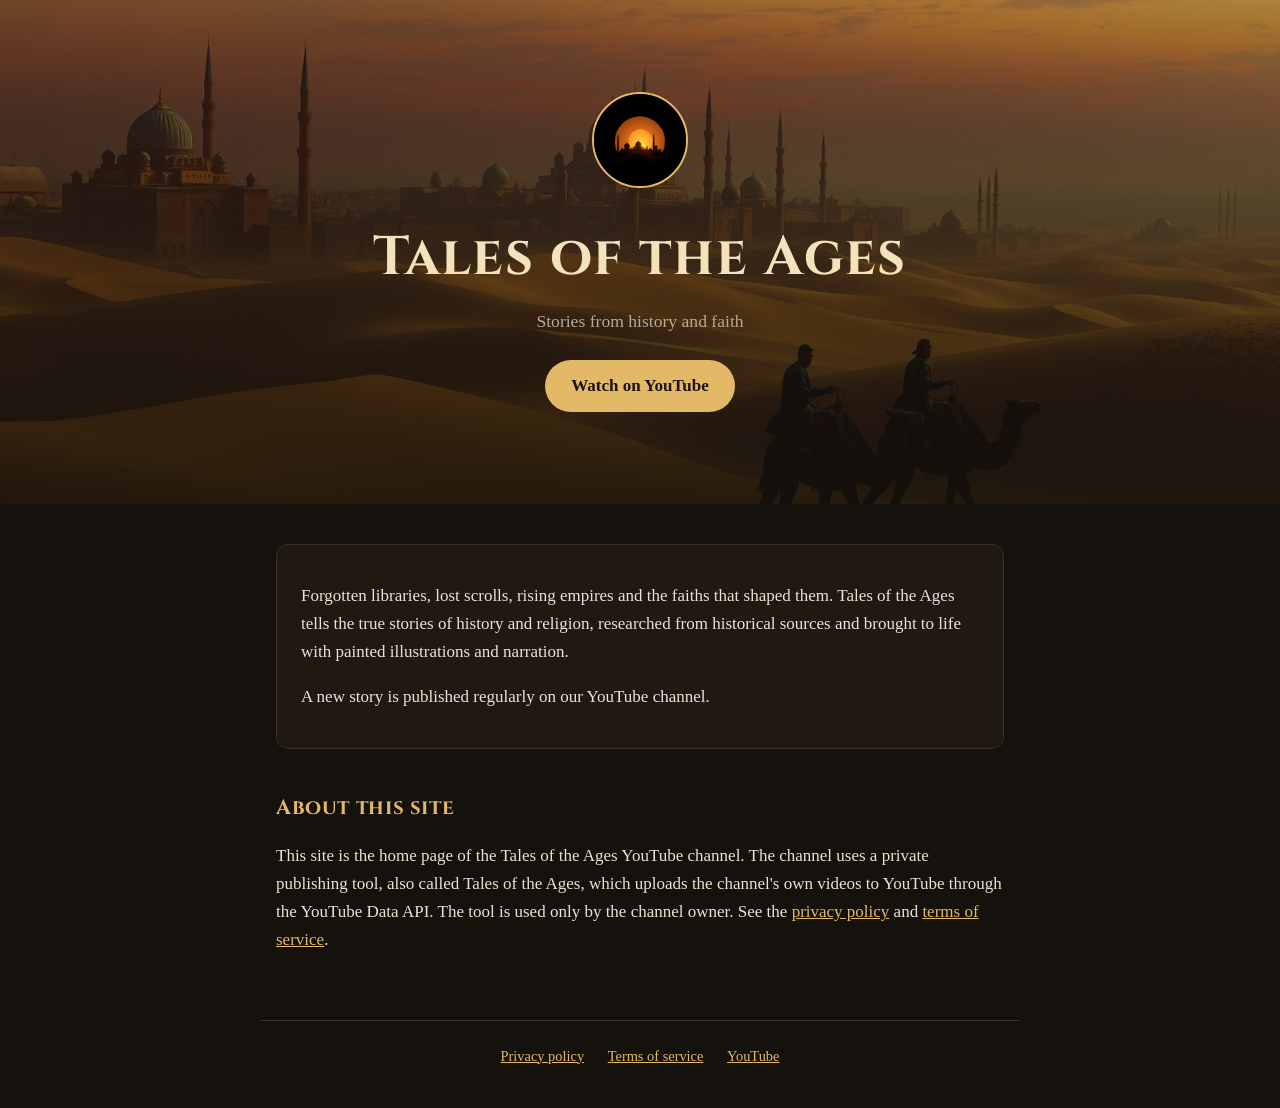
<file: index.html>
<!doctype html>
<html lang="en">
<head>
  <meta charset="utf-8">
  <meta name="viewport" content="width=device-width, initial-scale=1">
  <title>Tales of the Ages</title>
  <meta name="description" content="True stories from history and faith, researched from historical sources and told with painted illustrations.">
  <link rel="icon" href="logo.jpg">
  <link rel="preconnect" href="https://fonts.googleapis.com">
  <link href="https://fonts.googleapis.com/css2?family=Cinzel:wght@700&display=swap" rel="stylesheet">
  <link rel="stylesheet" href="style.css">
</head>
<body>
  <header class="hero">
    <div>
      <img class="logo" src="logo.jpg" alt="Tales of the Ages logo">
      <h1>Tales of the Ages</h1>
      <p class="tagline">Stories from history and faith</p>
      <a class="button" href="https://www.youtube.com/channel/UCE__EOlYz4vlovudkpTPA6g">Watch on YouTube</a>
    </div>
  </header>

  <main>
    <div class="card">
      <p>Forgotten libraries, lost scrolls, rising empires and the faiths that shaped them.
      Tales of the Ages tells the true stories of history and religion, researched from
      historical sources and brought to life with painted illustrations and narration.</p>
      <p>A new story is published regularly on our YouTube channel.</p>
    </div>

    <h2>About this site</h2>
    <p>This site is the home page of the Tales of the Ages YouTube channel. The channel uses a
    private publishing tool, also called Tales of the Ages, which uploads the channel's own
    videos to YouTube through the YouTube Data API. The tool is used only by the channel owner.
    See the <a href="privacy.html">privacy policy</a> and <a href="terms.html">terms of service</a>.</p>
  </main>

  <footer>
    <a href="privacy.html">Privacy policy</a>
    <a href="terms.html">Terms of service</a>
    <a href="https://www.youtube.com/channel/UCE__EOlYz4vlovudkpTPA6g">YouTube</a>
  </footer>
</body>
</html>
</file>
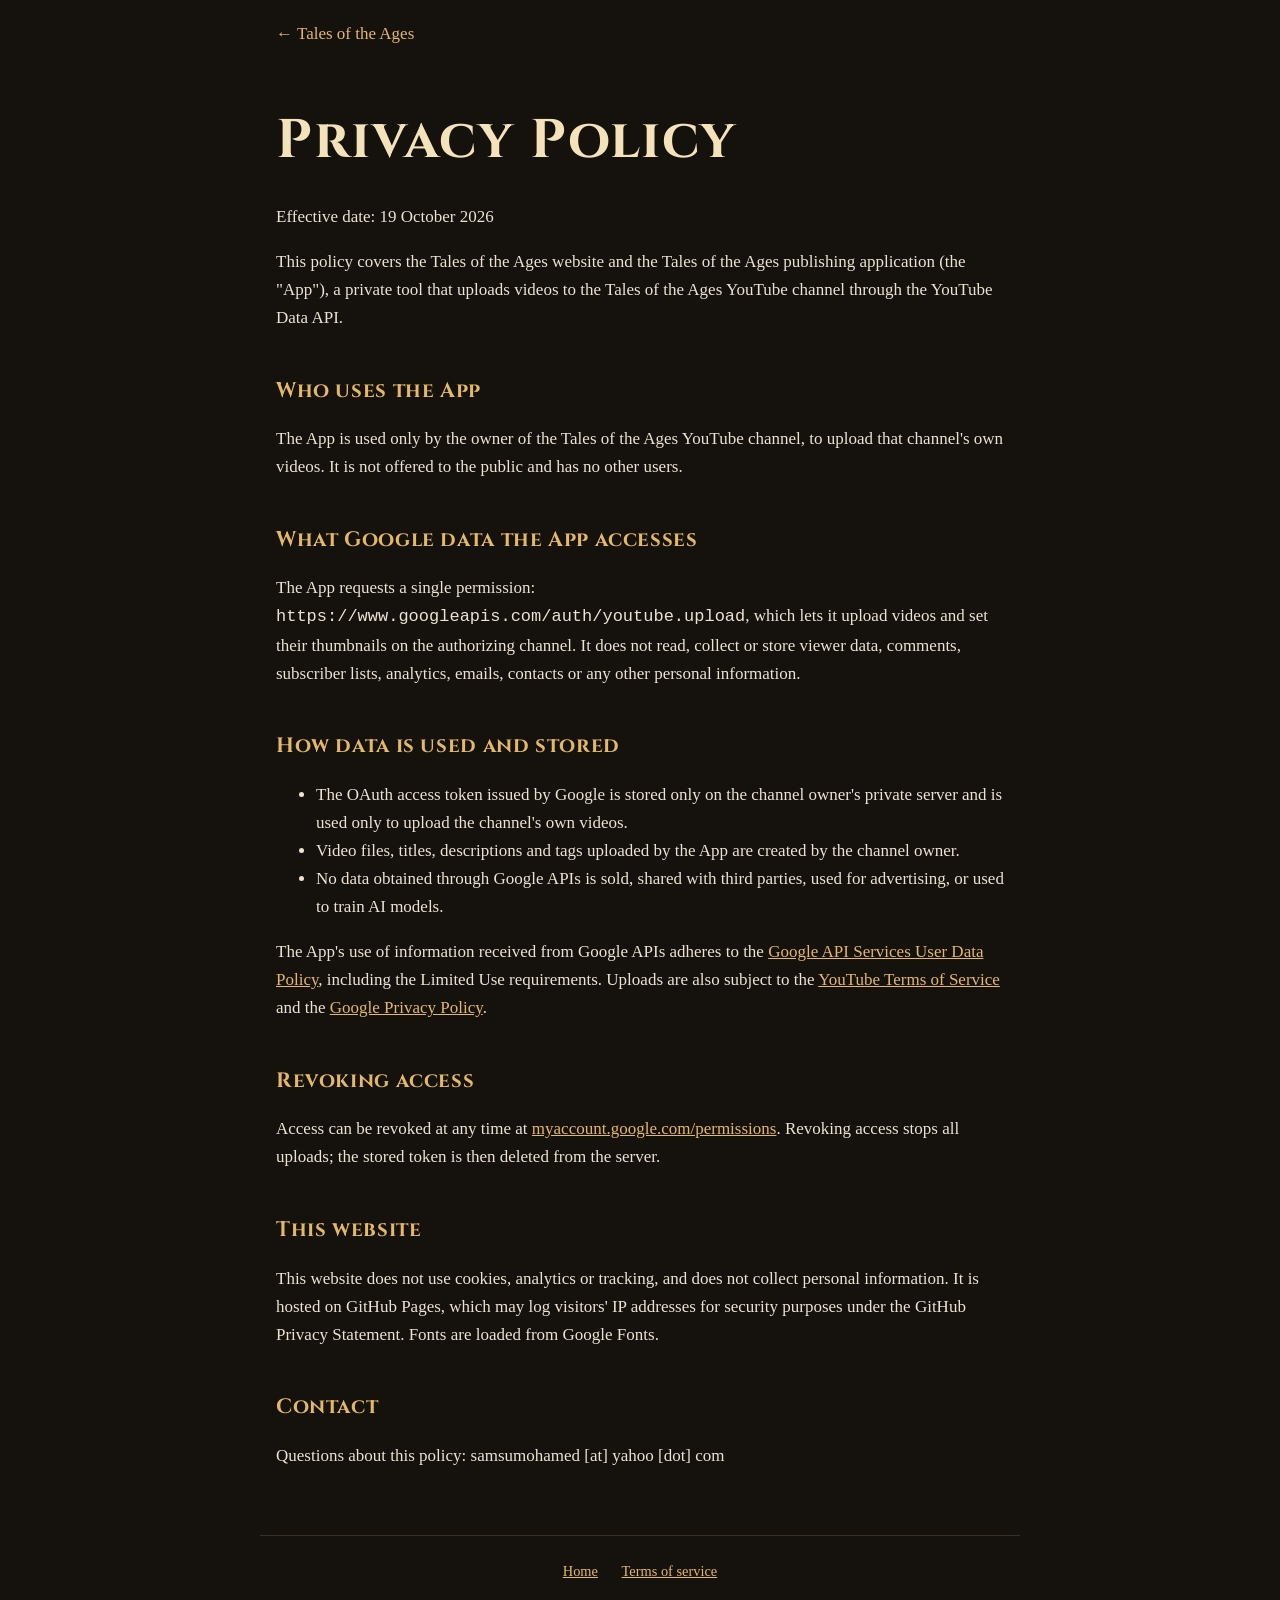
<file: privacy.html>
<!doctype html>
<html lang="en">
<head>
  <meta charset="utf-8">
  <meta name="viewport" content="width=device-width, initial-scale=1">
  <title>Privacy Policy</title>
  <link rel="icon" href="logo.jpg">
  <link rel="preconnect" href="https://fonts.googleapis.com">
  <link href="https://fonts.googleapis.com/css2?family=Cinzel:wght@700&display=swap" rel="stylesheet">
  <link rel="stylesheet" href="style.css">
</head>
<body>
  <nav class="top"><a href="index.html">&larr; Tales of the Ages</a></nav>
  <main class="doc">
    <h1>Privacy Policy</h1>
    <p>Effective date: 19 October 2026</p>

    <p>This policy covers the Tales of the Ages website and the Tales of the Ages publishing
    application (the "App"), a private tool that uploads videos to the Tales of the Ages
    YouTube channel through the YouTube Data API.</p>

    <h2>Who uses the App</h2>
    <p>The App is used only by the owner of the Tales of the Ages YouTube channel, to upload
    that channel's own videos. It is not offered to the public and has no other users.</p>

    <h2>What Google data the App accesses</h2>
    <p>The App requests a single permission: <code>https://www.googleapis.com/auth/youtube.upload</code>,
    which lets it upload videos and set their thumbnails on the authorizing channel.
    It does not read, collect or store viewer data, comments, subscriber lists, analytics,
    emails, contacts or any other personal information.</p>

    <h2>How data is used and stored</h2>
    <ul>
      <li>The OAuth access token issued by Google is stored only on the channel owner's private
      server and is used only to upload the channel's own videos.</li>
      <li>Video files, titles, descriptions and tags uploaded by the App are created by the
      channel owner.</li>
      <li>No data obtained through Google APIs is sold, shared with third parties, used for
      advertising, or used to train AI models.</li>
    </ul>
    <p>The App's use of information received from Google APIs adheres to the
    <a href="https://developers.google.com/terms/api-services-user-data-policy">Google API Services
    User Data Policy</a>, including the Limited Use requirements. Uploads are also subject to the
    <a href="https://www.youtube.com/t/terms">YouTube Terms of Service</a> and the
    <a href="https://policies.google.com/privacy">Google Privacy Policy</a>.</p>

    <h2>Revoking access</h2>
    <p>Access can be revoked at any time at
    <a href="https://myaccount.google.com/permissions">myaccount.google.com/permissions</a>.
    Revoking access stops all uploads; the stored token is then deleted from the server.</p>

    <h2>This website</h2>
    <p>This website does not use cookies, analytics or tracking, and does not collect personal
    information. It is hosted on GitHub Pages, which may log visitors' IP addresses for security
    purposes under the GitHub Privacy Statement. Fonts are loaded from Google Fonts.</p>

    <h2>Contact</h2>
    <p>Questions about this policy: samsumohamed [at] yahoo [dot] com</p>
  </main>
  <footer>
    <a href="index.html">Home</a>
    <a href="terms.html">Terms of service</a>
  </footer>
</body>
</html>
</file>
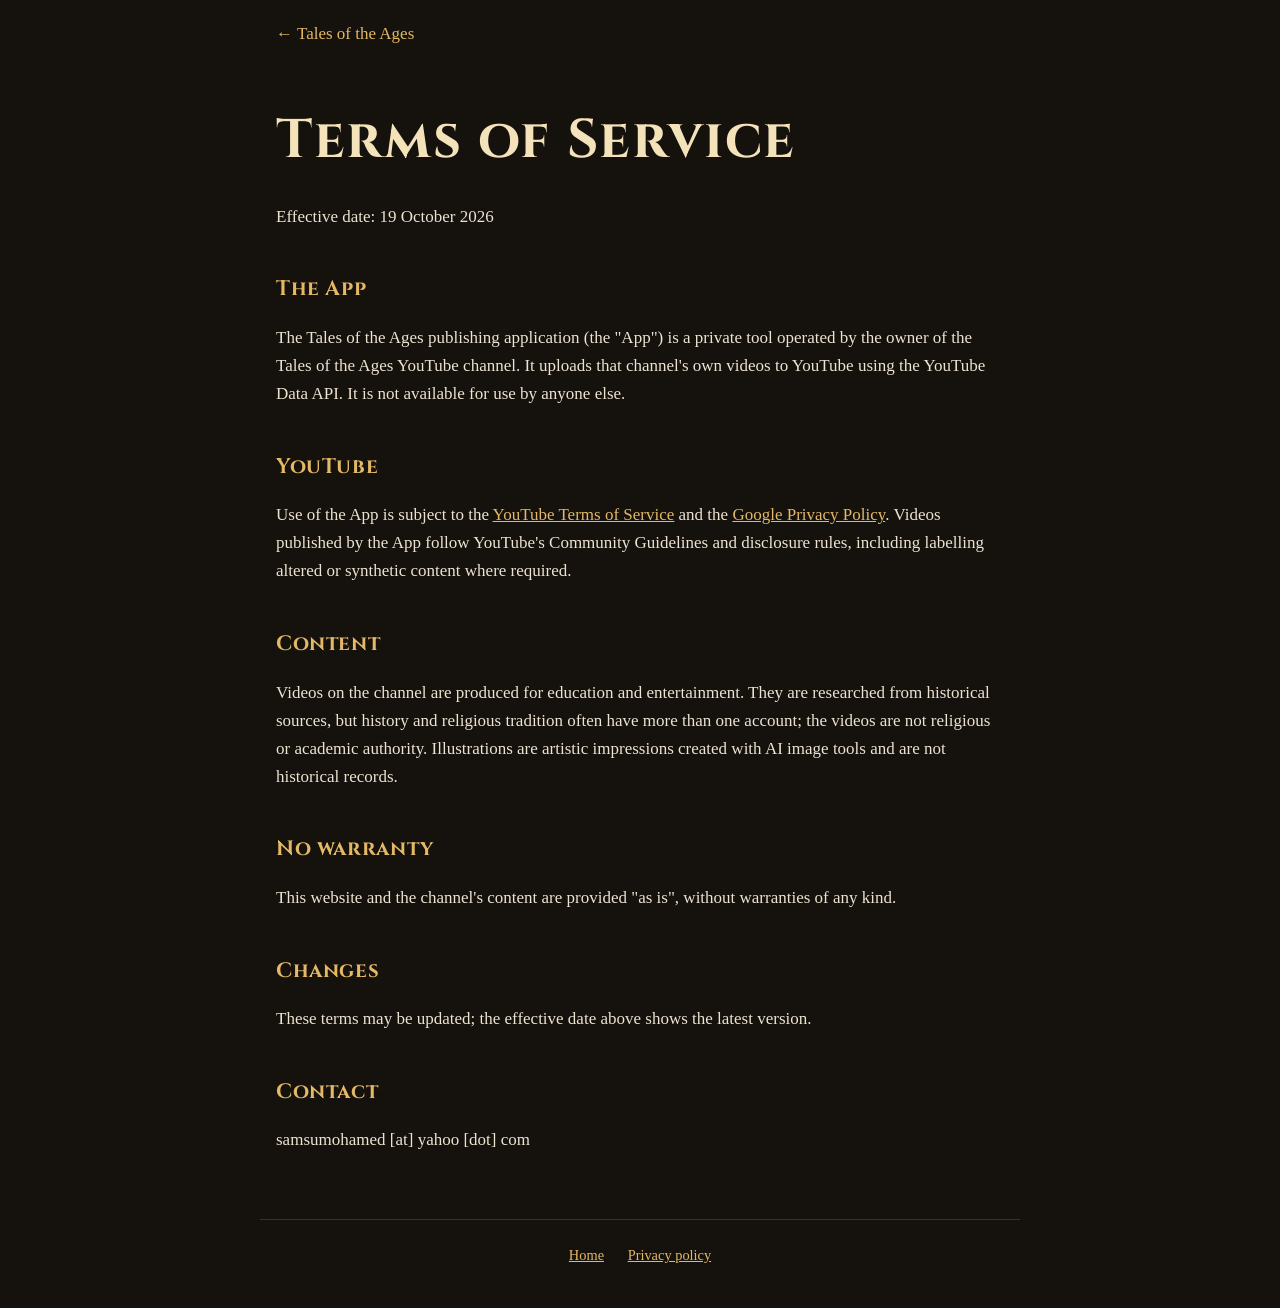
<file: terms.html>
<!doctype html>
<html lang="en">
<head>
  <meta charset="utf-8">
  <meta name="viewport" content="width=device-width, initial-scale=1">
  <title>Terms of Service</title>
  <link rel="icon" href="logo.jpg">
  <link rel="preconnect" href="https://fonts.googleapis.com">
  <link href="https://fonts.googleapis.com/css2?family=Cinzel:wght@700&display=swap" rel="stylesheet">
  <link rel="stylesheet" href="style.css">
</head>
<body>
  <nav class="top"><a href="index.html">&larr; Tales of the Ages</a></nav>
  <main class="doc">
    <h1>Terms of Service</h1>
    <p>Effective date: 19 October 2026</p>

    <h2>The App</h2>
    <p>The Tales of the Ages publishing application (the "App") is a private tool operated by the
    owner of the Tales of the Ages YouTube channel. It uploads that channel's own videos to
    YouTube using the YouTube Data API. It is not available for use by anyone else.</p>

    <h2>YouTube</h2>
    <p>Use of the App is subject to the
    <a href="https://www.youtube.com/t/terms">YouTube Terms of Service</a> and the
    <a href="https://policies.google.com/privacy">Google Privacy Policy</a>.
    Videos published by the App follow YouTube's Community Guidelines and disclosure rules,
    including labelling altered or synthetic content where required.</p>

    <h2>Content</h2>
    <p>Videos on the channel are produced for education and entertainment. They are researched
    from historical sources, but history and religious tradition often have more than one
    account; the videos are not religious or academic authority. Illustrations are artistic
    impressions created with AI image tools and are not historical records.</p>

    <h2>No warranty</h2>
    <p>This website and the channel's content are provided "as is", without warranties of any kind.</p>

    <h2>Changes</h2>
    <p>These terms may be updated; the effective date above shows the latest version.</p>

    <h2>Contact</h2>
    <p>samsumohamed [at] yahoo [dot] com</p>
  </main>
  <footer>
    <a href="index.html">Home</a>
    <a href="privacy.html">Privacy policy</a>
  </footer>
</body>
</html>
</file>
<file: style.css>
:root {
  --bg: #15110c;
  --panel: #1f1912;
  --text: #ece3d2;
  --muted: #b8aa92;
  --gold: #e3b866;
  --line: #3a3024;
}
* { box-sizing: border-box; }
html, body { margin: 0; }
body {
  background: var(--bg);
  color: var(--text);
  font: 17px/1.65 Georgia, "Times New Roman", serif;
}
a { color: var(--gold); }
header.hero {
  position: relative;
  min-height: 56vh;
  display: grid;
  place-items: center;
  text-align: center;
  padding: 48px 16px;
  background: linear-gradient(rgba(21,17,12,.35), rgba(21,17,12,.9)), url("banner.jpg") center/cover;
}
.hero img.logo { width: 96px; height: 96px; border-radius: 50%; border: 2px solid var(--gold); }
h1, h2 { font-family: "Cinzel", Georgia, serif; font-weight: 700; letter-spacing: .03em; }
h1 { font-size: clamp(2rem, 6vw, 3.4rem); margin: 16px 0 4px; color: #f4e2ba; }
.tagline { color: var(--muted); margin: 0 0 24px; font-size: 1.1rem; }
.button {
  display: inline-block; padding: 12px 26px; border-radius: 999px;
  background: var(--gold); color: #1b140b; text-decoration: none; font-weight: bold;
}
main { max-width: 760px; margin: 0 auto; padding: 40px 16px 24px; }
main.doc { padding-top: 32px; }
h2 { color: var(--gold); font-size: 1.3rem; margin-top: 2em; }
.card { background: var(--panel); border: 1px solid var(--line); border-radius: 12px; padding: 20px 24px; }
nav.top { max-width: 760px; margin: 0 auto; padding: 20px 16px 0; }
nav.top a { text-decoration: none; }
footer {
  max-width: 760px; margin: 24px auto 0; padding: 24px 16px 40px;
  border-top: 1px solid var(--line); color: var(--muted); font-size: .9rem; text-align: center;
}
footer a { margin: 0 10px; }

code { overflow-wrap: anywhere; word-break: break-word; }
</file>
